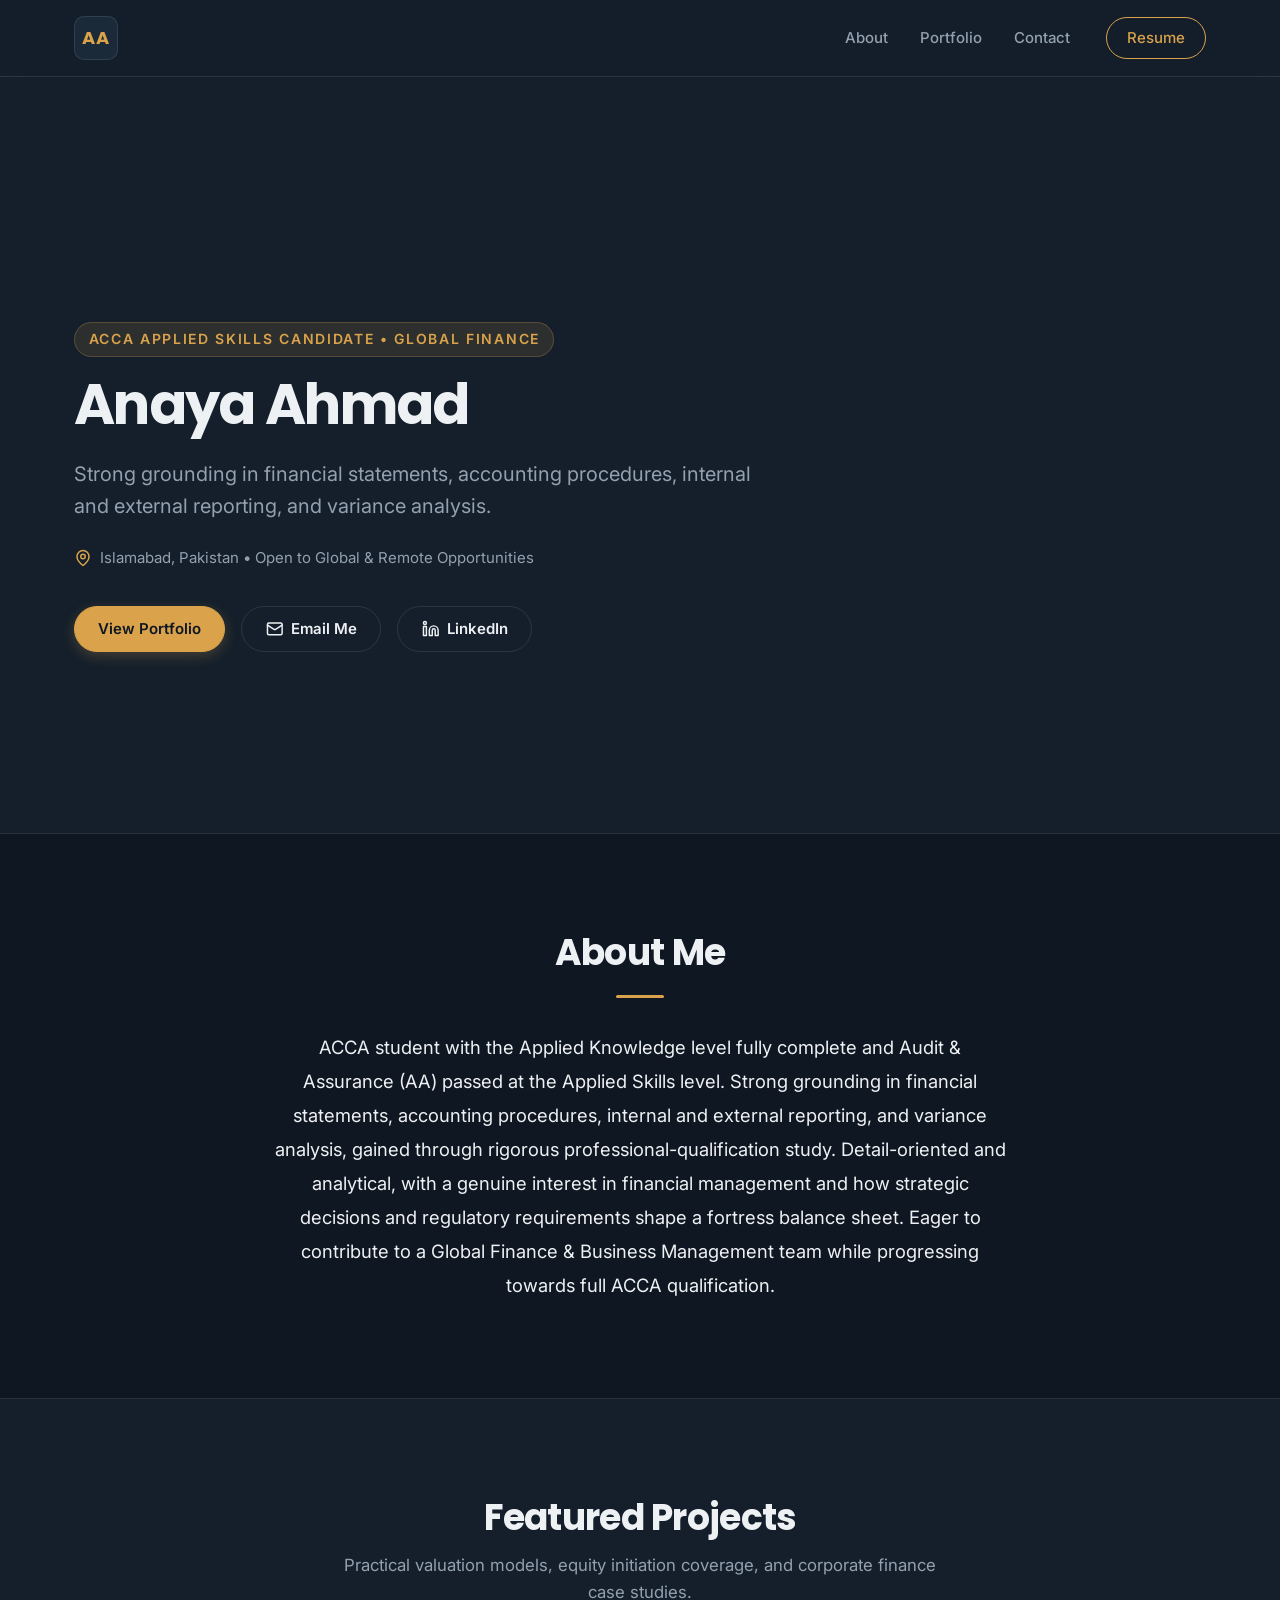
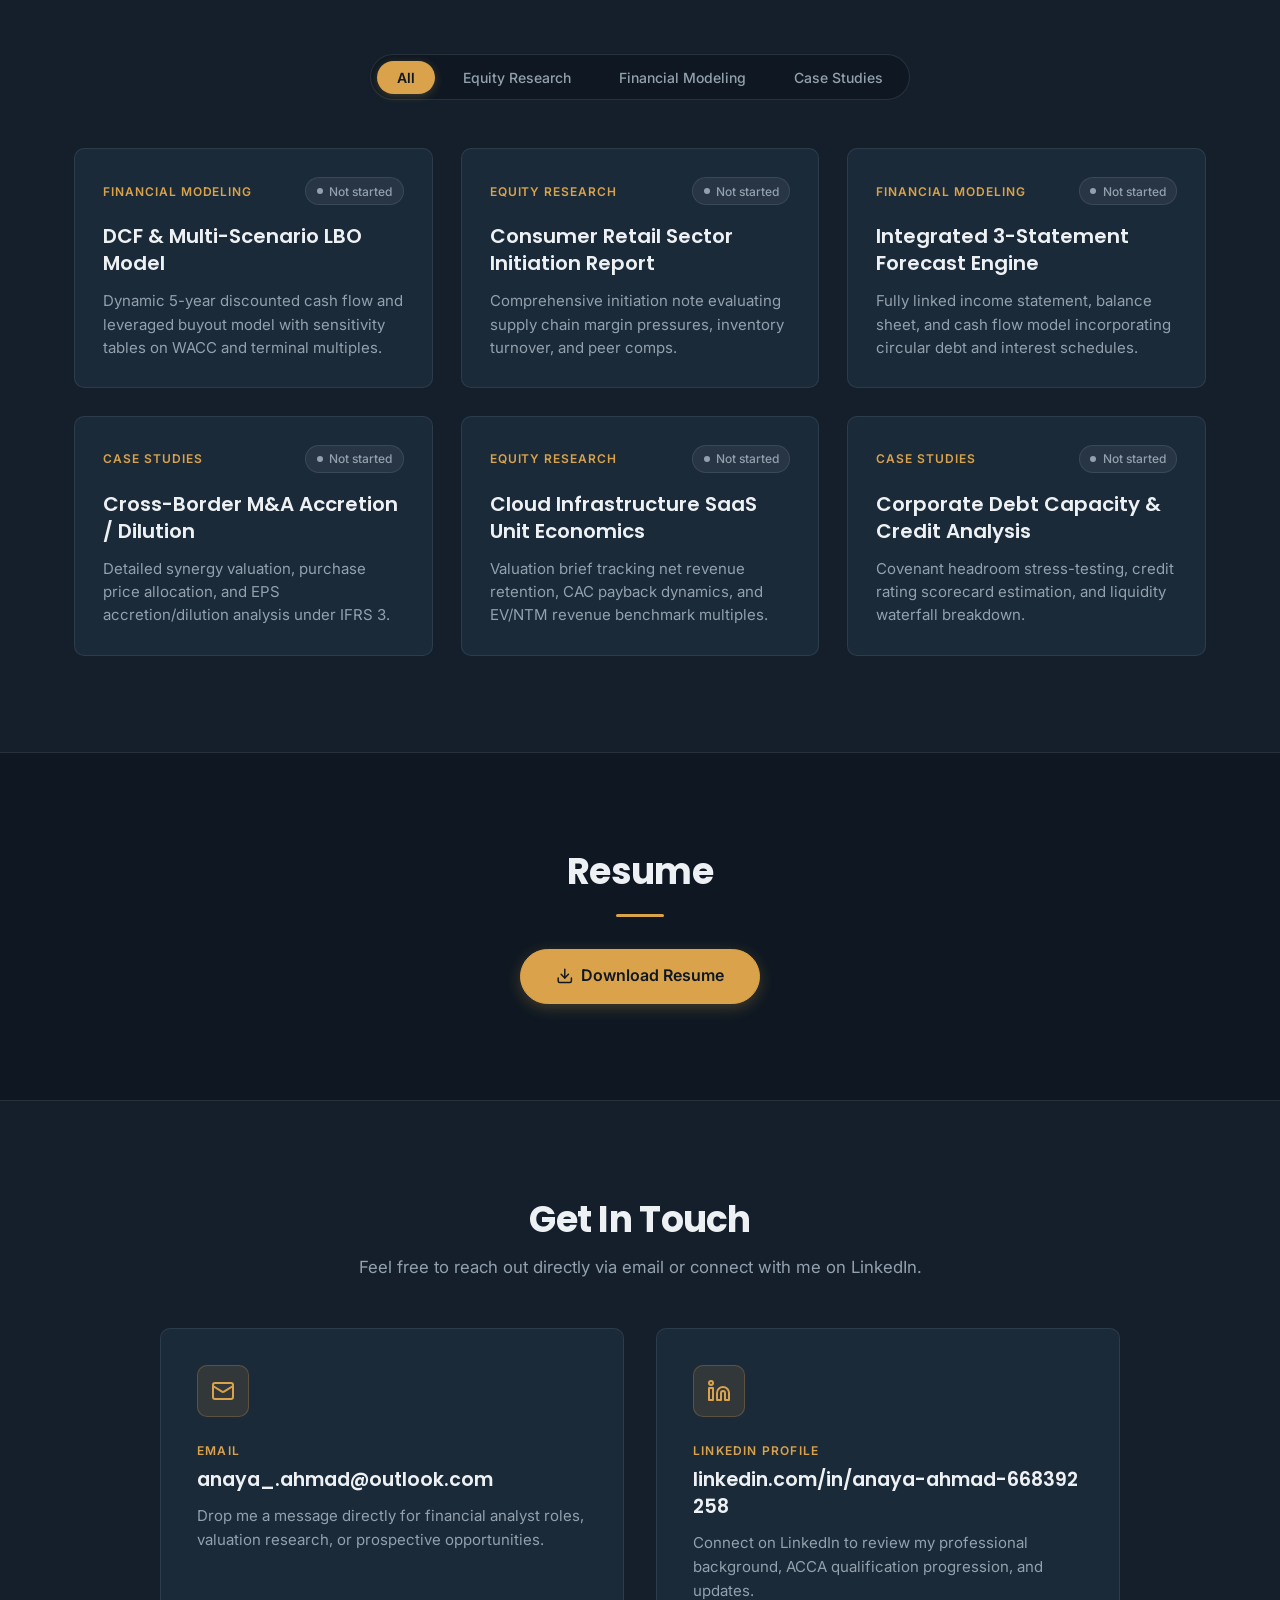
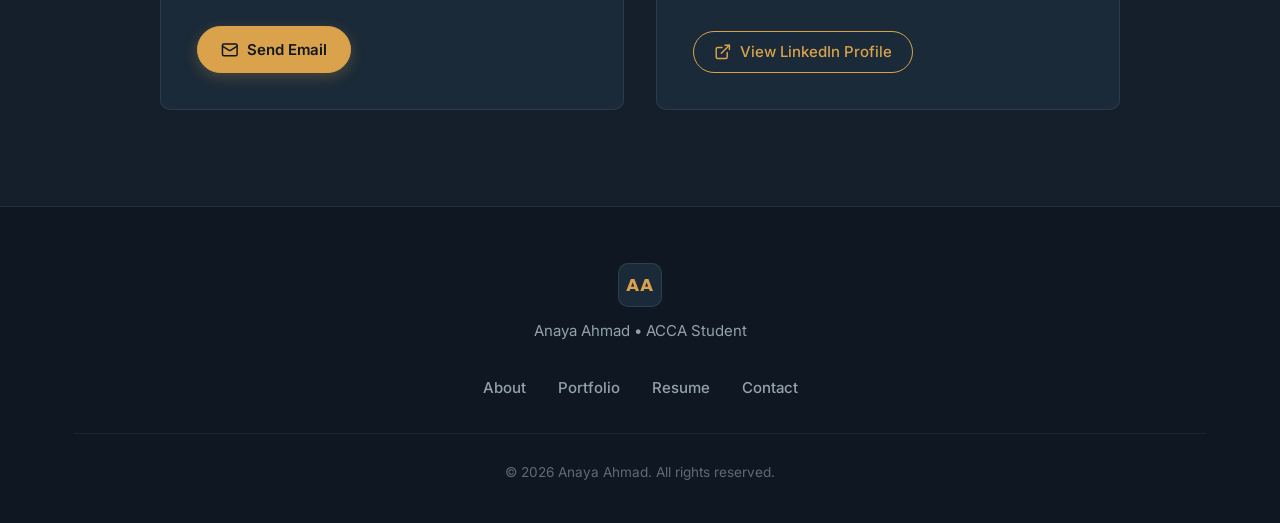
<file: index.html>
<!DOCTYPE html>
<html lang="en">
<head>
  <meta charset="UTF-8">
  <meta name="viewport" content="width=device-width, initial-scale=1.0">
  <title>Anaya Ahmad | ACCA Student & Aspiring Finance Professional</title>
  <meta name="description" content="Portfolio of Anaya Ahmad, an ACCA student targeting roles in financial analysis, corporate finance, valuation, and equity research.">
  
  <!-- Google Fonts: Poppins (Headings) & Inter (Body) -->
  <link rel="preconnect" href="https://fonts.googleapis.com">
  <link rel="preconnect" href="https://fonts.gstatic.com" crossorigin>
  <link href="https://fonts.googleapis.com/css2?family=Inter:wght@400;500;600;700&family=Poppins:wght@600;700&display=swap" rel="stylesheet">
  
  <link rel="stylesheet" href="styles.css">
</head>
<body>

  <!-- Sticky Top Navigation -->
  <header class="site-header" id="header">
    <div class="nav-container">
      <a href="#" class="logo-mark" aria-label="Anaya Ahmad Portfolio Home">
        <span class="logo-letters">AA</span>
      </a>

      <nav class="nav-menu" id="navMenu">
        <ul class="nav-links">
          <li><a href="#about" class="nav-link">About</a></li>
          <li><a href="#portfolio" class="nav-link">Portfolio</a></li>
          <li><a href="#contact" class="nav-link">Contact</a></li>
        </ul>
        <div class="nav-actions">
          <a href="resume.html" target="_blank" class="btn btn-pill-outline-amber">Resume</a>
        </div>
      </nav>

      <!-- Mobile Menu Toggle -->
      <button class="mobile-toggle" id="mobileToggle" aria-label="Toggle navigation menu" aria-expanded="false">
        <span class="hamburger-bar"></span>
        <span class="hamburger-bar"></span>
        <span class="hamburger-bar"></span>
      </button>
    </div>
  </header>

  <main>
    <!-- Hero Section (Background #141F2B) -->
    <section class="section hero-section" id="hero">
      <div class="container hero-container">
        <div class="hero-content">
          <span class="hero-greeting">ACCA Applied Skills Candidate &bull; Global Finance</span>
          <h1 class="hero-name">Anaya Ahmad</h1>
          <p class="hero-tagline">Strong grounding in financial statements, accounting procedures, internal and external reporting, and variance analysis.</p>
          
          <div class="hero-location">
            <svg class="icon pin-icon" viewBox="0 0 24 24" fill="none" stroke="currentColor" stroke-width="2" stroke-linecap="round" stroke-linejoin="round" aria-hidden="true">
              <path d="M20 10c0 6-8 12-8 12s-8-6-8-12a8 8 0 0 1 16 0Z"/>
              <circle cx="12" cy="10" r="3"/>
            </svg>
            <span>Islamabad, Pakistan &bull; Open to Global &amp; Remote Opportunities</span>
          </div>

          <div class="hero-cta-group">
            <a href="#portfolio" class="btn btn-pill-primary-amber">View Portfolio</a>
            <a href="mailto:anaya_.ahmad@outlook.com" class="btn btn-pill-outline">
              <svg class="btn-icon" viewBox="0 0 24 24" fill="none" stroke="currentColor" stroke-width="2" stroke-linecap="round" stroke-linejoin="round" aria-hidden="true">
                <rect width="20" height="16" x="2" y="4" rx="2"/>
                <path d="m22 7-8.97 5.7a1.94 1.94 0 0 1-2.06 0L2 7"/>
              </svg>
              Email Me
            </a>
            <a href="https://www.linkedin.com/in/anaya-ahmad-668392258/" target="_blank" rel="noopener noreferrer" class="btn btn-pill-outline">
              <svg class="btn-icon" viewBox="0 0 24 24" fill="none" stroke="currentColor" stroke-width="2" stroke-linecap="round" stroke-linejoin="round" aria-hidden="true">
                <path d="M16 8a6 6 0 0 1 6 6v7h-4v-7a2 2 0 0 0-2-2 2 2 0 0 0-2 2v7h-4v-7a6 6 0 0 1 6-6z"/>
                <rect width="4" height="12" x="2" y="9"/>
                <circle cx="4" cy="4" r="2"/>
              </svg>
              LinkedIn
            </a>
          </div>
        </div>
      </div>
    </section>

    <!-- About Me Section (Background #0F1822 - Centered Dark Band) -->
    <section class="section band-section about-section" id="about">
      <div class="container narrow-container text-center">
        <h2 class="section-title">About Me</h2>
        <div class="section-divider"></div>
        <p class="about-lead">
          ACCA student with the Applied Knowledge level fully complete and Audit &amp; Assurance (AA) passed at the Applied Skills level. Strong grounding in financial statements, accounting procedures, internal and external reporting, and variance analysis, gained through rigorous professional-qualification study. Detail-oriented and analytical, with a genuine interest in financial management and how strategic decisions and regulatory requirements shape a fortress balance sheet. Eager to contribute to a Global Finance &amp; Business Management team while progressing towards full ACCA qualification.
        </p>
      </div>
    </section>

    <!-- Portfolio Section (Background #141F2B) -->
    <section class="section portfolio-section" id="portfolio">
      <div class="container">
        <div class="section-header text-center">
          <h2 class="section-title">Featured Projects</h2>
          <p class="section-subtitle">Practical valuation models, equity initiation coverage, and corporate finance case studies.</p>
        </div>

        <!-- Filter Pill Controls -->
        <div class="filter-wrapper">
          <div class="filter-pills" role="tablist" aria-label="Portfolio category filter">
            <button class="filter-pill active" data-filter="all" role="tab" aria-selected="true">All</button>
            <button class="filter-pill" data-filter="equity-research" role="tab" aria-selected="false">Equity Research</button>
            <button class="filter-pill" data-filter="financial-modeling" role="tab" aria-selected="false">Financial Modeling</button>
            <button class="filter-pill" data-filter="case-studies" role="tab" aria-selected="false">Case Studies</button>
          </div>
        </div>

        <!-- Portfolio Cards Grid (3 Columns, 10px radius) -->
        <div class="portfolio-grid" id="portfolioGrid">
          
          <!-- Card 1 -->
          <article class="portfolio-card" data-category="financial-modeling">
            <div class="card-top">
              <span class="card-category-tag">Financial Modeling</span>
              <span class="status-pill">Not started</span>
            </div>
            <h3 class="card-title">DCF &amp; Multi-Scenario LBO Model</h3>
            <p class="card-desc">Dynamic 5-year discounted cash flow and leveraged buyout model with sensitivity tables on WACC and terminal multiples.</p>
          </article>

          <!-- Card 2 -->
          <article class="portfolio-card" data-category="equity-research">
            <div class="card-top">
              <span class="card-category-tag">Equity Research</span>
              <span class="status-pill">Not started</span>
            </div>
            <h3 class="card-title">Consumer Retail Sector Initiation Report</h3>
            <p class="card-desc">Comprehensive initiation note evaluating supply chain margin pressures, inventory turnover, and peer comps.</p>
          </article>

          <!-- Card 3 -->
          <article class="portfolio-card" data-category="financial-modeling">
            <div class="card-top">
              <span class="card-category-tag">Financial Modeling</span>
              <span class="status-pill">Not started</span>
            </div>
            <h3 class="card-title">Integrated 3-Statement Forecast Engine</h3>
            <p class="card-desc">Fully linked income statement, balance sheet, and cash flow model incorporating circular debt and interest schedules.</p>
          </article>

          <!-- Card 4 -->
          <article class="portfolio-card" data-category="case-studies">
            <div class="card-top">
              <span class="card-category-tag">Case Studies</span>
              <span class="status-pill">Not started</span>
            </div>
            <h3 class="card-title">Cross-Border M&amp;A Accretion / Dilution</h3>
            <p class="card-desc">Detailed synergy valuation, purchase price allocation, and EPS accretion/dilution analysis under IFRS 3.</p>
          </article>

          <!-- Card 5 -->
          <article class="portfolio-card" data-category="equity-research">
            <div class="card-top">
              <span class="card-category-tag">Equity Research</span>
              <span class="status-pill">Not started</span>
            </div>
            <h3 class="card-title">Cloud Infrastructure SaaS Unit Economics</h3>
            <p class="card-desc">Valuation brief tracking net revenue retention, CAC payback dynamics, and EV/NTM revenue benchmark multiples.</p>
          </article>

          <!-- Card 6 -->
          <article class="portfolio-card" data-category="case-studies">
            <div class="card-top">
              <span class="card-category-tag">Case Studies</span>
              <span class="status-pill">Not started</span>
            </div>
            <h3 class="card-title">Corporate Debt Capacity &amp; Credit Analysis</h3>
            <p class="card-desc">Covenant headroom stress-testing, credit rating scorecard estimation, and liquidity waterfall breakdown.</p>
          </article>

        </div>
      </div>
    </section>

    <!-- Resume Section (Background #0F1822 - Centered Dark Band) -->
    <section class="section band-section resume-section" id="resume">
      <div class="container narrow-container text-center">
        <h2 class="section-title">Resume</h2>
        <div class="section-divider"></div>
        <div class="resume-cta-wrap">
          <a href="resume.html" target="_blank" class="btn btn-pill-primary-amber btn-large">
            <svg class="btn-icon" viewBox="0 0 24 24" fill="none" stroke="currentColor" stroke-width="2" stroke-linecap="round" stroke-linejoin="round" aria-hidden="true">
              <path d="M21 15v4a2 2 0 0 1-2 2H5a2 2 0 0 1-2-2v-4"/>
              <polyline points="7 10 12 15 17 10"/>
              <line x1="12" x2="12" y1="15" y2="3"/>
            </svg>
            Download Resume
          </a>
        </div>
      </div>
    </section>

    <!-- Contact Section (Background #141F2B) -->
    <section class="section contact-section" id="contact">
      <div class="container">
        <div class="section-header text-center">
          <h2 class="section-title">Get In Touch</h2>
          <p class="section-subtitle">Feel free to reach out directly via email or connect with me on LinkedIn.</p>
        </div>

        <div class="contact-options-grid">
          <!-- Email Option Card -->
          <div class="contact-option-card">
            <div class="contact-option-icon">
              <svg class="icon" viewBox="0 0 24 24" fill="none" stroke="currentColor" stroke-width="2" stroke-linecap="round" stroke-linejoin="round" aria-hidden="true">
                <rect width="20" height="16" x="2" y="4" rx="2"/>
                <path d="m22 7-8.97 5.7a1.94 1.94 0 0 1-2.06 0L2 7"/>
              </svg>
            </div>
            <div class="contact-option-body">
              <span class="contact-option-label">Email</span>
              <h3 class="contact-option-title">
                <a href="mailto:anaya_.ahmad@outlook.com">anaya_.ahmad@outlook.com</a>
              </h3>
              <p class="contact-option-desc">Drop me a message directly for financial analyst roles, valuation research, or prospective opportunities.</p>
            </div>
            <a href="mailto:anaya_.ahmad@outlook.com" class="btn btn-pill-primary-amber contact-card-btn">
              <svg class="btn-icon" viewBox="0 0 24 24" fill="none" stroke="currentColor" stroke-width="2" stroke-linecap="round" stroke-linejoin="round" aria-hidden="true">
                <rect width="20" height="16" x="2" y="4" rx="2"/>
                <path d="m22 7-8.97 5.7a1.94 1.94 0 0 1-2.06 0L2 7"/>
              </svg>
              Send Email
            </a>
          </div>

          <!-- LinkedIn Option Card -->
          <div class="contact-option-card">
            <div class="contact-option-icon">
              <svg class="icon" viewBox="0 0 24 24" fill="none" stroke="currentColor" stroke-width="2" stroke-linecap="round" stroke-linejoin="round" aria-hidden="true">
                <path d="M16 8a6 6 0 0 1 6 6v7h-4v-7a2 2 0 0 0-2-2 2 2 0 0 0-2 2v7h-4v-7a6 6 0 0 1 6-6z"/>
                <rect width="4" height="12" x="2" y="9"/>
                <circle cx="4" cy="4" r="2"/>
              </svg>
            </div>
            <div class="contact-option-body">
              <span class="contact-option-label">LinkedIn Profile</span>
              <h3 class="contact-option-title">
                <a href="https://www.linkedin.com/in/anaya-ahmad-668392258/" target="_blank" rel="noopener noreferrer">linkedin.com/in/anaya-ahmad-668392258</a>
              </h3>
              <p class="contact-option-desc">Connect on LinkedIn to review my professional background, ACCA qualification progression, and updates.</p>
            </div>
            <a href="https://www.linkedin.com/in/anaya-ahmad-668392258/" target="_blank" rel="noopener noreferrer" class="btn btn-pill-outline-amber contact-card-btn">
              <svg class="btn-icon" viewBox="0 0 24 24" fill="none" stroke="currentColor" stroke-width="2" stroke-linecap="round" stroke-linejoin="round" aria-hidden="true">
                <path d="M18 13v6a2 2 0 0 1-2 2H5a2 2 0 0 1-2-2V8a2 2 0 0 1 2-2h6"/>
                <polyline points="15 3 21 3 21 9"/>
                <line x1="10" y1="14" x2="21" y2="3"/>
              </svg>
              View LinkedIn Profile
            </a>
          </div>
        </div>
      </div>
    </section>
  </main>

  <!-- Dark Footer (Background #0F1822) -->
  <footer class="site-footer">
    <div class="container footer-container">
      <div class="footer-brand">
        <a href="#" class="logo-mark" aria-label="Anaya Ahmad Portfolio">
          <span class="logo-letters">AA</span>
        </a>
        <span class="footer-tagline">Anaya Ahmad &bull; ACCA Student</span>
      </div>

      <ul class="footer-links">
        <li><a href="#about" class="footer-link">About</a></li>
        <li><a href="#portfolio" class="footer-link">Portfolio</a></li>
        <li><a href="#resume" class="footer-link">Resume</a></li>
        <li><a href="#contact" class="footer-link">Contact</a></li>
      </ul>

      <div class="footer-copyright">
        &copy; <span id="currentYear">2026</span> Anaya Ahmad. All rights reserved.
      </div>
    </div>
  </footer>

  <script src="main.js"></script>
</body>
</html>
</file>
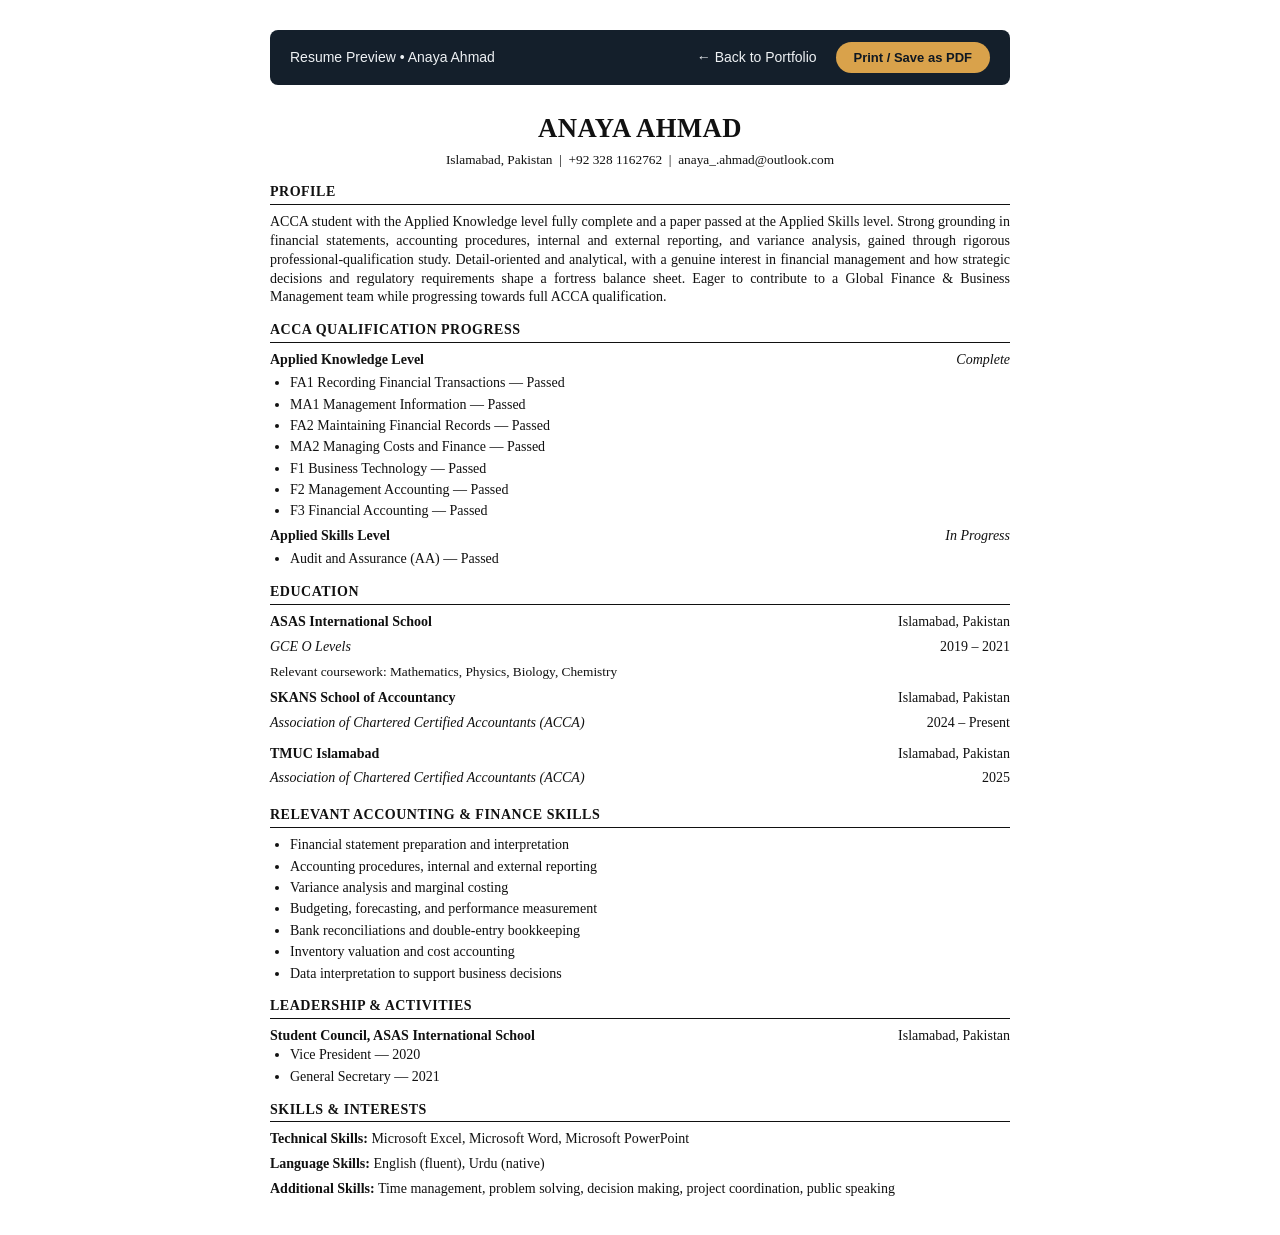
<file: resume.html>
<!DOCTYPE html>
<html lang="en">
<head>
  <meta charset="UTF-8">
  <meta name="viewport" content="width=device-width, initial-scale=1.0">
  <title>Anaya Ahmad - Resume</title>
  <style>
    @page {
      size: A4;
      margin: 20mm 15mm;
    }
    *, *::before, *::after {
      box-sizing: border-box;
      margin: 0;
      padding: 0;
    }
    body {
      font-family: 'Times New Roman', Times, Georgia, serif;
      color: #111;
      background: #fff;
      line-height: 1.35;
      font-size: 10.5pt;
      padding: 30px;
      max-width: 800px;
      margin: 0 auto;
    }
    @media print {
      body {
        padding: 0;
        max-width: 100%;
      }
      .no-print {
        display: none !important;
      }
    }
    .print-bar {
      display: flex;
      justify-content: space-between;
      align-items: center;
      background: #141F2B;
      color: #EEF1F4;
      padding: 12px 20px;
      border-radius: 8px;
      margin-bottom: 25px;
      font-family: -apple-system, BlinkMacSystemFont, "Segoe UI", Roboto, sans-serif;
      font-size: 14px;
    }
    .print-btn {
      background: #D9A24B;
      color: #0F1822;
      border: none;
      font-weight: 600;
      padding: 8px 18px;
      border-radius: 9999px;
      cursor: pointer;
      font-size: 13px;
    }
    .print-btn:hover {
      background: #e5b05c;
    }
    .back-link {
      color: #EEF1F4;
      text-decoration: none;
    }
    .back-link:hover {
      color: #D9A24B;
    }
    .header {
      text-align: center;
      margin-bottom: 14px;
    }
    .header h1 {
      font-size: 20pt;
      font-weight: bold;
      letter-spacing: 0.5px;
      margin-bottom: 5px;
    }
    .contact-line {
      font-size: 10pt;
    }
    .contact-line a {
      color: inherit;
      text-decoration: none;
    }
    .section-title {
      font-size: 10.5pt;
      font-weight: bold;
      text-transform: uppercase;
      border-bottom: 1px solid #111;
      padding-bottom: 2px;
      margin-top: 14px;
      margin-bottom: 8px;
      letter-spacing: 0.5px;
    }
    p {
      text-align: justify;
      margin-bottom: 6px;
    }
    .sub-head {
      display: flex;
      justify-content: space-between;
      font-weight: bold;
      margin-top: 6px;
      margin-bottom: 4px;
      font-size: 10.5pt;
    }
    .sub-head .status {
      font-style: italic;
      font-weight: normal;
    }
    .item-row {
      display: flex;
      justify-content: space-between;
      font-weight: bold;
      margin-top: 6px;
    }
    .item-row .location-date {
      font-weight: normal;
      text-align: right;
    }
    .item-sub {
      font-style: italic;
      margin-bottom: 4px;
    }
    ul {
      margin-left: 20px;
      margin-bottom: 6px;
    }
    li {
      margin-bottom: 2.5px;
    }
  </style>
</head>
<body>

  <div class="print-bar no-print">
    <span>Resume Preview &bull; Anaya Ahmad</span>
    <div>
      <a href="index.html" class="back-link" style="margin-right: 15px;">&larr; Back to Portfolio</a>
      <button onclick="window.print()" class="print-btn">Print / Save as PDF</button>
    </div>
  </div>

  <header class="header">
    <h1>ANAYA AHMAD</h1>
    <div class="contact-line">
      Islamabad, Pakistan &nbsp;|&nbsp; +92 328 1162762 &nbsp;|&nbsp; <a href="mailto:anaya_.ahmad@outlook.com">anaya_.ahmad@outlook.com</a>
    </div>
  </header>

  <section>
    <div class="section-title">PROFILE</div>
    <p>
      ACCA student with the Applied Knowledge level fully complete and a paper passed at the Applied Skills level. Strong grounding in financial statements, accounting procedures, internal and external reporting, and variance analysis, gained through rigorous professional-qualification study. Detail-oriented and analytical, with a genuine interest in financial management and how strategic decisions and regulatory requirements shape a fortress balance sheet. Eager to contribute to a Global Finance &amp; Business Management team while progressing towards full ACCA qualification.
    </p>
  </section>

  <section>
    <div class="section-title">ACCA QUALIFICATION PROGRESS</div>
    <div class="sub-head">
      <span>Applied Knowledge Level</span>
      <span class="status">Complete</span>
    </div>
    <ul>
      <li>FA1 Recording Financial Transactions — Passed</li>
      <li>MA1 Management Information — Passed</li>
      <li>FA2 Maintaining Financial Records — Passed</li>
      <li>MA2 Managing Costs and Finance — Passed</li>
      <li>F1 Business Technology — Passed</li>
      <li>F2 Management Accounting — Passed</li>
      <li>F3 Financial Accounting — Passed</li>
    </ul>

    <div class="sub-head">
      <span>Applied Skills Level</span>
      <span class="status">In Progress</span>
    </div>
    <ul>
      <li>Audit and Assurance (AA) — Passed</li>
    </ul>
  </section>

  <section>
    <div class="section-title">EDUCATION</div>
    <div class="item-row">
      <span>ASAS International School</span>
      <span class="location-date">Islamabad, Pakistan</span>
    </div>
    <div class="item-row" style="font-weight: normal;">
      <span class="item-sub">GCE O Levels</span>
      <span class="location-date">2019 – 2021</span>
    </div>
    <p style="font-size: 10pt; margin-top: 2px;">Relevant coursework: Mathematics, Physics, Biology, Chemistry</p>

    <div class="item-row" style="margin-top: 8px;">
      <span>SKANS School of Accountancy</span>
      <span class="location-date">Islamabad, Pakistan</span>
    </div>
    <div class="item-row" style="font-weight: normal;">
      <span class="item-sub">Association of Chartered Certified Accountants (ACCA)</span>
      <span class="location-date">2024 – Present</span>
    </div>

    <div class="item-row" style="margin-top: 8px;">
      <span>TMUC Islamabad</span>
      <span class="location-date">Islamabad, Pakistan</span>
    </div>
    <div class="item-row" style="font-weight: normal;">
      <span class="item-sub">Association of Chartered Certified Accountants (ACCA)</span>
      <span class="location-date">2025</span>
    </div>
  </section>

  <section>
    <div class="section-title">RELEVANT ACCOUNTING &amp; FINANCE SKILLS</div>
    <ul>
      <li>Financial statement preparation and interpretation</li>
      <li>Accounting procedures, internal and external reporting</li>
      <li>Variance analysis and marginal costing</li>
      <li>Budgeting, forecasting, and performance measurement</li>
      <li>Bank reconciliations and double-entry bookkeeping</li>
      <li>Inventory valuation and cost accounting</li>
      <li>Data interpretation to support business decisions</li>
    </ul>
  </section>

  <section>
    <div class="section-title">LEADERSHIP &amp; ACTIVITIES</div>
    <div class="item-row">
      <span>Student Council, ASAS International School</span>
      <span class="location-date">Islamabad, Pakistan</span>
    </div>
    <ul>
      <li>Vice President — 2020</li>
      <li>General Secretary — 2021</li>
    </ul>
  </section>

  <section>
    <div class="section-title">SKILLS &amp; INTERESTS</div>
    <p><strong>Technical Skills:</strong> Microsoft Excel, Microsoft Word, Microsoft PowerPoint</p>
    <p><strong>Language Skills:</strong> English (fluent), Urdu (native)</p>
    <p><strong>Additional Skills:</strong> Time management, problem solving, decision making, project coordination, public speaking</p>
  </section>

</body>
</html>
</file>
<file: styles.css>
/* ==========================================================================
   ACCA Finance Student Portfolio - Stylesheet
   Color Palette:
     - Dark Navy (Base): #141F2B
     - Deeper Navy (Bands): #0F1822
     - Card Surface: #1B2A38
     - Amber / Gold Accent: #D9A24B
     - Off-White (Primary Text): #EEF1F4
     - Muted Grey-Blue (Secondary Text): #93A1AE
   Typography:
     - Headings: 'Poppins', sans-serif
     - Body: 'Inter', sans-serif
   ========================================================================== */

:root {
  --bg-primary: #141F2B;
  --bg-band: #0F1822;
  --bg-card: #1B2A38;
  --color-amber: #D9A24B;
  --color-amber-hover: #e5b05c;
  --color-amber-dim: rgba(217, 162, 75, 0.12);
  --color-amber-glow: rgba(217, 162, 75, 0.25);
  
  --text-primary: #EEF1F4;
  --text-secondary: #93A1AE;
  
  --border-subtle: rgba(147, 161, 174, 0.18);
  --border-card: rgba(147, 161, 174, 0.15);
  --card-radius: 10px;
  
  --font-heading: 'Poppins', -apple-system, BlinkMacSystemFont, "Segoe UI", Roboto, sans-serif;
  --font-body: 'Inter', -apple-system, BlinkMacSystemFont, "Segoe UI", Roboto, sans-serif;
  
  --transition-fast: 0.2s cubic-bezier(0.4, 0, 0.2, 1);
  --transition-normal: 0.3s cubic-bezier(0.4, 0, 0.2, 1);
}

/* Reset & Box Sizing */
*, *::before, *::after {
  box-sizing: border-box;
  margin: 0;
  padding: 0;
}

html {
  scroll-behavior: smooth;
  font-size: 16px;
}

body {
  background-color: var(--bg-primary);
  color: var(--text-primary);
  font-family: var(--font-body);
  line-height: 1.6;
  -webkit-font-smoothing: antialiased;
  -moz-osx-font-smoothing: grayscale;
  overflow-x: hidden;
}

/* Typography Defaults */
h1, h2, h3, h4, h5, h6 {
  font-family: var(--font-heading);
  color: var(--text-primary);
  line-height: 1.25;
  font-weight: 600;
}

p {
  color: var(--text-secondary);
}

a {
  color: inherit;
  text-decoration: none;
  transition: color var(--transition-fast);
}

ul {
  list-style: none;
}

/* Layout Utilities */
.container {
  width: 100%;
  max-width: 1180px;
  margin-left: auto;
  margin-right: auto;
  padding-left: 1.5rem;
  padding-right: 1.5rem;
}

.narrow-container {
  max-width: 780px;
}

.text-center {
  text-align: center;
}

.section {
  padding-top: 6rem;
  padding-bottom: 6rem;
  position: relative;
}

/* Section Background Alternation */
.hero-section {
  background-color: var(--bg-primary);
  min-height: 84vh;
  display: flex;
  align-items: center;
  padding-top: 8rem;
  padding-bottom: 5rem;
}

.band-section {
  background-color: var(--bg-band);
}

.portfolio-section {
  background-color: var(--bg-primary);
}

.contact-section {
  background-color: var(--bg-primary);
}

/* Section Headings */
.section-header {
  margin-bottom: 3rem;
}

.section-title {
  font-size: 2.25rem;
  font-weight: 700;
  letter-spacing: -0.02em;
  margin-bottom: 0.75rem;
}

.section-subtitle {
  font-size: 1.05rem;
  color: var(--text-secondary);
  max-width: 600px;
  margin-left: auto;
  margin-right: auto;
}

.section-divider {
  width: 48px;
  height: 3px;
  background-color: var(--color-amber);
  margin: 1.25rem auto 2rem;
  border-radius: 9999px;
}

/* ==========================================================================
   Buttons & Pill Links
   ========================================================================== */
.btn {
  display: inline-flex;
  align-items: center;
  justify-content: center;
  gap: 0.5rem;
  font-family: var(--font-body);
  font-size: 0.9375rem;
  font-weight: 600;
  border-radius: 9999px;
  padding: 0.65rem 1.45rem;
  cursor: pointer;
  transition: all var(--transition-fast);
  text-decoration: none;
  border: 1px solid transparent;
  white-space: nowrap;
}

.btn-icon {
  width: 1.1rem;
  height: 1.1rem;
  flex-shrink: 0;
}

.btn-large {
  padding: 0.85rem 2.2rem;
  font-size: 1rem;
}

.btn-full {
  width: 100%;
}

/* Primary Amber Button */
.btn-pill-primary-amber {
  background-color: var(--color-amber);
  color: #0F1822;
  border-color: var(--color-amber);
  font-weight: 600;
  box-shadow: 0 4px 14px var(--color-amber-glow);
}

.btn-pill-primary-amber:hover,
.btn-pill-primary-amber:focus-visible {
  background-color: var(--color-amber-hover);
  border-color: var(--color-amber-hover);
  transform: translateY(-2px);
  box-shadow: 0 6px 20px rgba(217, 162, 75, 0.35);
}

/* Outlined Amber Pill Button (Nav) */
.btn-pill-outline-amber {
  background: transparent;
  color: var(--color-amber);
  border-color: var(--color-amber);
  font-weight: 500;
  padding: 0.5rem 1.25rem;
}

.btn-pill-outline-amber:hover,
.btn-pill-outline-amber:focus-visible {
  background: var(--color-amber-dim);
  color: #fff;
  border-color: var(--color-amber-hover);
  transform: translateY(-1px);
}

/* Outlined Pill Button (Hero secondary) */
.btn-pill-outline {
  background-color: transparent;
  color: var(--text-primary);
  border-color: var(--border-subtle);
}

.btn-pill-outline:hover,
.btn-pill-outline:focus-visible {
  border-color: var(--color-amber);
  color: var(--color-amber);
  background-color: var(--color-amber-dim);
  transform: translateY(-2px);
}

/* ==========================================================================
   Sticky Top Navigation
   ========================================================================== */
.site-header {
  position: sticky;
  top: 0;
  left: 0;
  width: 100%;
  z-index: 1000;
  background-color: rgba(20, 31, 43, 0.88);
  backdrop-filter: blur(12px);
  -webkit-backdrop-filter: blur(12px);
  border-bottom: 1px solid var(--border-subtle);
  transition: all var(--transition-fast);
}

.nav-container {
  max-width: 1180px;
  margin: 0 auto;
  padding: 1rem 1.5rem;
  display: flex;
  align-items: center;
  justify-content: space-between;
}

/* Two-letter Logo Mark */
.logo-mark {
  display: inline-flex;
  align-items: center;
  justify-content: center;
  width: 44px;
  height: 44px;
  background: var(--bg-card);
  border: 1px solid var(--border-subtle);
  border-radius: 10px;
  transition: all var(--transition-fast);
}

.logo-mark:hover {
  border-color: var(--color-amber);
  box-shadow: 0 0 16px var(--color-amber-dim);
  transform: translateY(-1px);
}

.logo-letters {
  font-family: var(--font-heading);
  font-weight: 700;
  font-size: 1.125rem;
  color: var(--color-amber);
  letter-spacing: 0.05em;
}

.nav-menu {
  display: flex;
  align-items: center;
  gap: 2.25rem;
}

.nav-links {
  display: flex;
  align-items: center;
  gap: 2rem;
}

.nav-link {
  font-size: 0.9375rem;
  font-weight: 500;
  color: var(--text-secondary);
  position: relative;
  padding: 0.25rem 0;
}

.nav-link:hover,
.nav-link.active {
  color: var(--text-primary);
}

.nav-link::after {
  content: '';
  position: absolute;
  bottom: -2px;
  left: 0;
  width: 0;
  height: 2px;
  background-color: var(--color-amber);
  transition: width var(--transition-fast);
}

.nav-link:hover::after,
.nav-link.active::after {
  width: 100%;
}

.mobile-toggle {
  display: none;
  background: none;
  border: none;
  cursor: pointer;
  padding: 0.5rem;
  flex-direction: column;
  gap: 5px;
}

.hamburger-bar {
  display: block;
  width: 22px;
  height: 2px;
  background-color: var(--text-primary);
  transition: all var(--transition-fast);
}

/* ==========================================================================
   Hero Section
   ========================================================================== */
.hero-container {
  padding-top: 1rem;
}

.hero-content {
  max-width: 820px;
}

.hero-greeting {
  display: inline-block;
  font-size: 0.875rem;
  font-weight: 600;
  text-transform: uppercase;
  letter-spacing: 0.12em;
  color: var(--color-amber);
  margin-bottom: 1rem;
  padding: 0.35rem 0.85rem;
  background-color: var(--color-amber-dim);
  border-radius: 9999px;
  border: 1px solid rgba(217, 162, 75, 0.25);
}

.hero-name {
  font-size: 3.5rem;
  font-weight: 700;
  letter-spacing: -0.03em;
  margin-bottom: 1.25rem;
  color: var(--text-primary);
  line-height: 1.15;
}

.hero-tagline {
  font-size: 1.25rem;
  color: var(--text-secondary);
  line-height: 1.6;
  max-width: 680px;
  margin-bottom: 1.5rem;
}

.hero-location {
  display: flex;
  align-items: center;
  gap: 0.5rem;
  color: var(--text-secondary);
  font-size: 0.9375rem;
  margin-bottom: 2.25rem;
}

.pin-icon {
  width: 1.125rem;
  height: 1.125rem;
  color: var(--color-amber);
  flex-shrink: 0;
}

.hero-cta-group {
  display: flex;
  align-items: center;
  gap: 1rem;
  flex-wrap: wrap;
}

/* ==========================================================================
   About Me Section (Dark Band)
   ========================================================================== */
.about-section {
  border-top: 1px solid var(--border-subtle);
  border-bottom: 1px solid var(--border-subtle);
}

.about-lead {
  font-size: 1.15rem;
  line-height: 1.85;
  color: var(--text-primary);
  font-weight: 400;
  margin: 0 auto;
}

/* ==========================================================================
   Portfolio Section
   ========================================================================== */
.filter-wrapper {
  display: flex;
  justify-content: center;
  margin-bottom: 3rem;
}

.filter-pills {
  display: inline-flex;
  align-items: center;
  gap: 0.5rem;
  padding: 0.35rem;
  background-color: var(--bg-band);
  border: 1px solid var(--border-subtle);
  border-radius: 9999px;
  flex-wrap: wrap;
  justify-content: center;
}

.filter-pill {
  background: transparent;
  border: none;
  color: var(--text-secondary);
  font-family: var(--font-body);
  font-size: 0.875rem;
  font-weight: 500;
  padding: 0.5rem 1.25rem;
  border-radius: 9999px;
  cursor: pointer;
  transition: all var(--transition-fast);
}

.filter-pill:hover {
  color: var(--text-primary);
}

.filter-pill.active {
  background-color: var(--color-amber);
  color: #0F1822;
  font-weight: 600;
  box-shadow: 0 2px 8px var(--color-amber-glow);
}

/* 3-Column Portfolio Cards Grid */
.portfolio-grid {
  display: grid;
  grid-template-columns: repeat(3, 1fr);
  gap: 1.75rem;
}

/* Rounded Cards (10px radius) with Card Surface #1B2A38 */
.portfolio-card {
  background-color: var(--bg-card);
  border-radius: var(--card-radius);
  border: 1px solid var(--border-card);
  padding: 1.75rem;
  display: flex;
  flex-direction: column;
  transition: transform var(--transition-normal), border-color var(--transition-normal), box-shadow var(--transition-normal), opacity var(--transition-normal);
  position: relative;
}

/* Hover border turns amber */
.portfolio-card:hover {
  border-color: var(--color-amber);
  transform: translateY(-4px);
  box-shadow: 0 12px 28px rgba(0, 0, 0, 0.3), 0 0 16px var(--color-amber-dim);
}

.portfolio-card.is-hidden {
  display: none;
}

.card-top {
  display: flex;
  align-items: center;
  justify-content: space-between;
  gap: 0.5rem;
  margin-bottom: 1.15rem;
}

.card-category-tag {
  font-size: 0.75rem;
  font-weight: 600;
  text-transform: uppercase;
  letter-spacing: 0.08em;
  color: var(--color-amber);
}

/* "Not started" Status Pill */
.status-pill {
  display: inline-flex;
  align-items: center;
  font-size: 0.75rem;
  font-weight: 500;
  color: var(--text-secondary);
  background-color: rgba(147, 161, 174, 0.1);
  border: 1px solid var(--border-subtle);
  border-radius: 9999px;
  padding: 0.2rem 0.65rem;
}

.status-pill::before {
  content: '';
  display: inline-block;
  width: 6px;
  height: 6px;
  border-radius: 50%;
  background-color: var(--text-secondary);
  margin-right: 0.4rem;
}

.card-title {
  font-size: 1.25rem;
  font-weight: 600;
  margin-bottom: 0.75rem;
  color: var(--text-primary);
  line-height: 1.35;
}

.card-desc {
  font-size: 0.9375rem;
  color: var(--text-secondary);
  line-height: 1.55;
  margin-top: auto;
}

/* ==========================================================================
   Resume Section (Centered Dark Band)
   ========================================================================== */
.resume-section {
  border-top: 1px solid var(--border-subtle);
  border-bottom: 1px solid var(--border-subtle);
}

.resume-intro {
  font-size: 1.1rem;
  color: var(--text-secondary);
  margin-bottom: 2rem;
}

.resume-cta-wrap {
  display: flex;
  justify-content: center;
}

/* ==========================================================================
   Contact Section (Email & LinkedIn Options)
   ========================================================================== */
.contact-options-grid {
  display: grid;
  grid-template-columns: repeat(2, 1fr);
  gap: 2rem;
  max-width: 960px;
  margin: 0 auto;
}

.contact-option-card {
  background-color: var(--bg-card);
  border-radius: var(--card-radius);
  border: 1px solid var(--border-card);
  padding: 2.25rem;
  display: flex;
  flex-direction: column;
  transition: transform var(--transition-normal), border-color var(--transition-normal), box-shadow var(--transition-normal);
  position: relative;
}

.contact-option-card:hover {
  border-color: var(--color-amber);
  transform: translateY(-4px);
  box-shadow: 0 14px 30px rgba(0, 0, 0, 0.35), 0 0 16px var(--color-amber-dim);
}

.contact-option-icon {
  width: 52px;
  height: 52px;
  border-radius: 10px;
  background-color: var(--color-amber-dim);
  border: 1px solid rgba(217, 162, 75, 0.25);
  display: flex;
  align-items: center;
  justify-content: center;
  color: var(--color-amber);
  margin-bottom: 1.5rem;
  transition: transform var(--transition-fast), background-color var(--transition-fast);
}

.contact-option-card:hover .contact-option-icon {
  transform: scale(1.05);
  background-color: rgba(217, 162, 75, 0.2);
}

.contact-option-icon .icon {
  width: 24px;
  height: 24px;
}

.contact-option-body {
  display: flex;
  flex-direction: column;
  flex-grow: 1;
  margin-bottom: 1.75rem;
}

.contact-option-label {
  font-size: 0.75rem;
  text-transform: uppercase;
  letter-spacing: 0.1em;
  color: var(--color-amber);
  font-weight: 600;
  margin-bottom: 0.4rem;
}

.contact-option-title {
  font-size: 1.2rem;
  font-weight: 600;
  color: var(--text-primary);
  line-height: 1.4;
  margin-bottom: 0.65rem;
  word-break: break-all;
}

.contact-option-title a {
  color: var(--text-primary);
  transition: color var(--transition-fast);
}

.contact-option-title a:hover {
  color: var(--color-amber);
}

.contact-option-desc {
  font-size: 0.9375rem;
  color: var(--text-secondary);
  line-height: 1.6;
}

.contact-card-btn {
  align-self: flex-start;
  margin-top: auto;
}

/* ==========================================================================
   Footer (Dark Band #0F1822)
   ========================================================================== */
.site-footer {
  background-color: var(--bg-band);
  border-top: 1px solid var(--border-subtle);
  padding: 3.5rem 0 2.5rem;
}

.footer-container {
  display: flex;
  flex-direction: column;
  align-items: center;
  gap: 2rem;
  text-align: center;
}

.footer-brand {
  display: flex;
  flex-direction: column;
  align-items: center;
  gap: 0.75rem;
}

.footer-tagline {
  font-size: 0.9375rem;
  color: var(--text-secondary);
}

.footer-links {
  display: flex;
  gap: 2rem;
  flex-wrap: wrap;
  justify-content: center;
}

.footer-link {
  font-size: 0.9375rem;
  color: var(--text-secondary);
  font-weight: 500;
}

.footer-link:hover {
  color: var(--color-amber);
}

.footer-copyright {
  font-size: 0.85rem;
  color: rgba(147, 161, 174, 0.6);
  border-top: 1px solid rgba(147, 161, 174, 0.1);
  padding-top: 1.75rem;
  width: 100%;
}

/* ==========================================================================
   Responsive Breakpoints
   ========================================================================== */
@media (max-width: 1024px) {
  .portfolio-grid {
    grid-template-columns: repeat(2, 1fr);
  }
}

@media (max-width: 768px) {
  .hero-name {
    font-size: 2.6rem;
  }

  .section {
    padding-top: 4.5rem;
    padding-bottom: 4.5rem;
  }

  .portfolio-grid {
    grid-template-columns: 1fr;
  }

  .contact-options-grid {
    grid-template-columns: 1fr;
    gap: 1.5rem;
  }

  /* Mobile Nav Drawer */
  .mobile-toggle {
    display: flex;
  }

  .nav-menu {
    position: fixed;
    top: 69px;
    left: 0;
    width: 100%;
    background-color: var(--bg-band);
    border-bottom: 1px solid var(--border-subtle);
    flex-direction: column;
    padding: 2rem 1.5rem;
    gap: 1.5rem;
    display: none;
    box-shadow: 0 16px 30px rgba(0, 0, 0, 0.5);
  }

  .nav-menu.is-open {
    display: flex;
  }

  .nav-links {
    flex-direction: column;
    gap: 1.25rem;
    width: 100%;
    text-align: center;
  }

  .nav-actions {
    width: 100%;
    display: flex;
    justify-content: center;
    padding-top: 0.5rem;
  }
}
</file>
